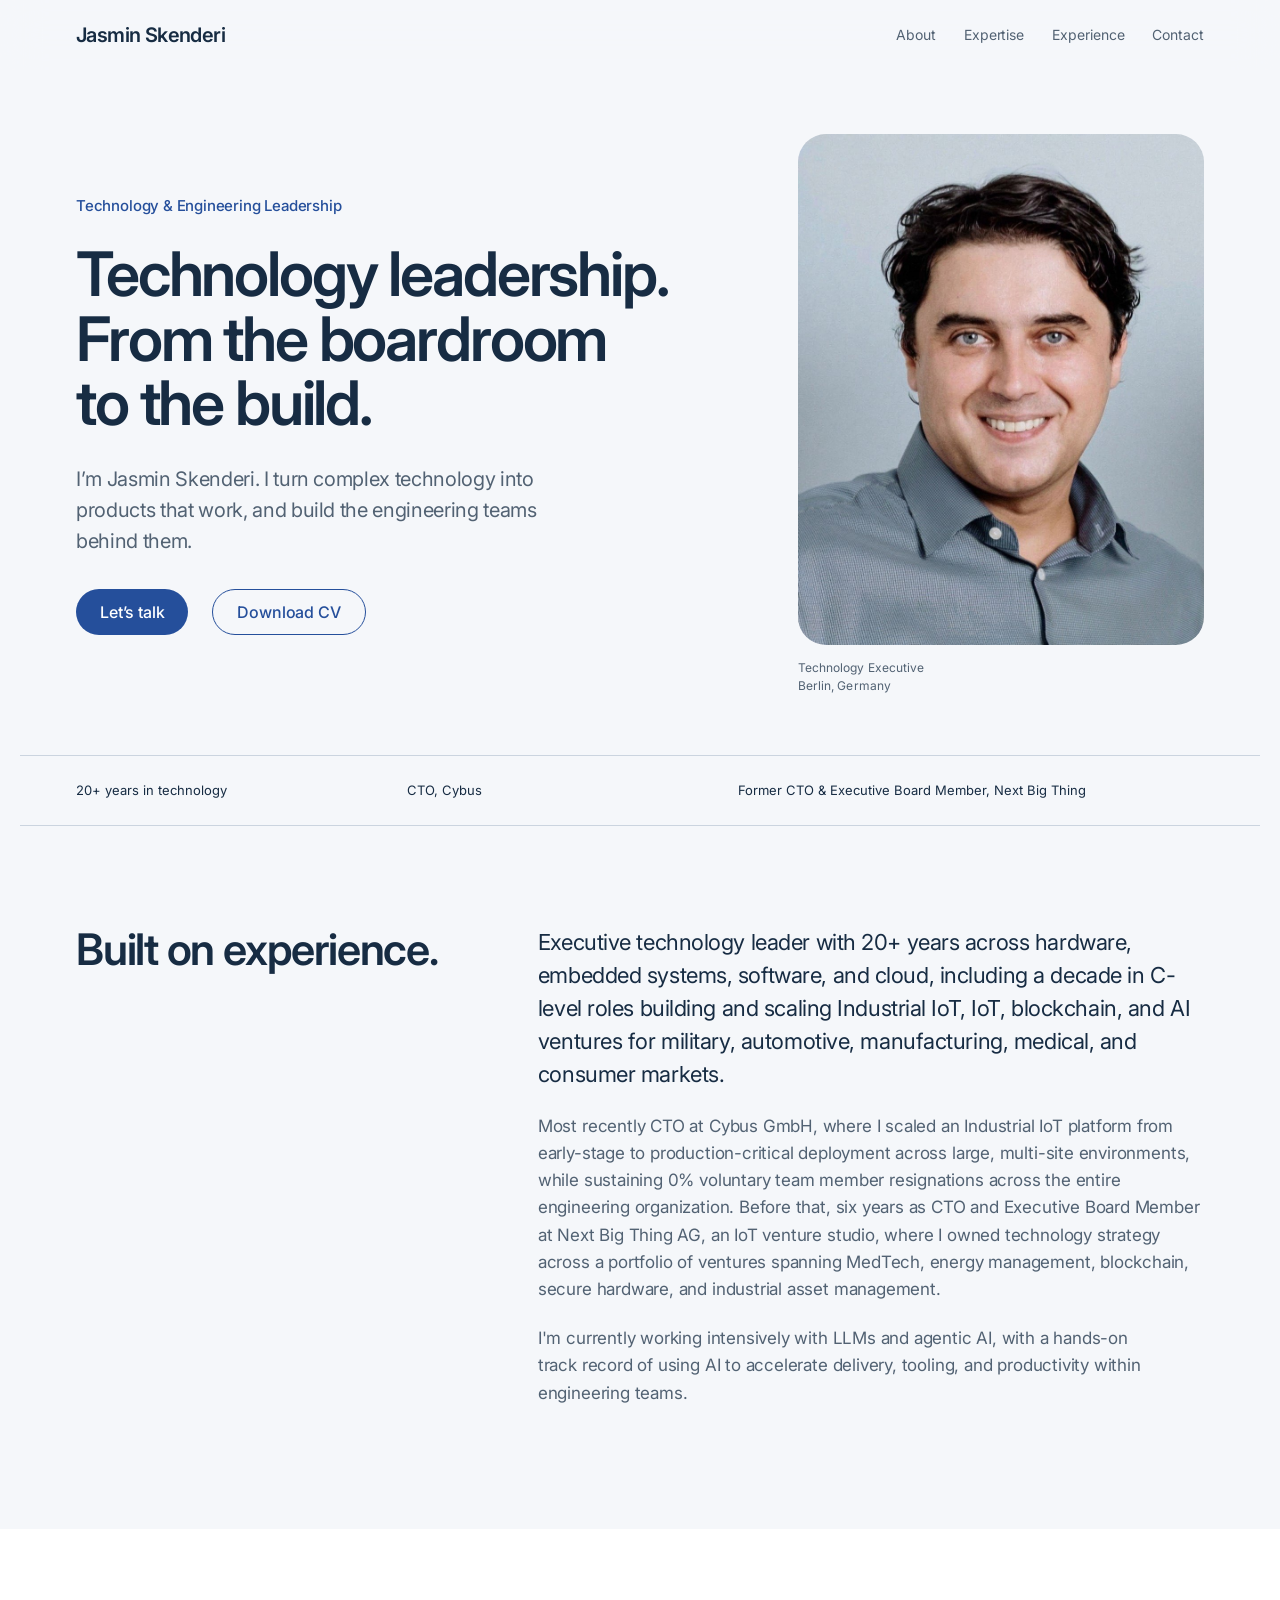
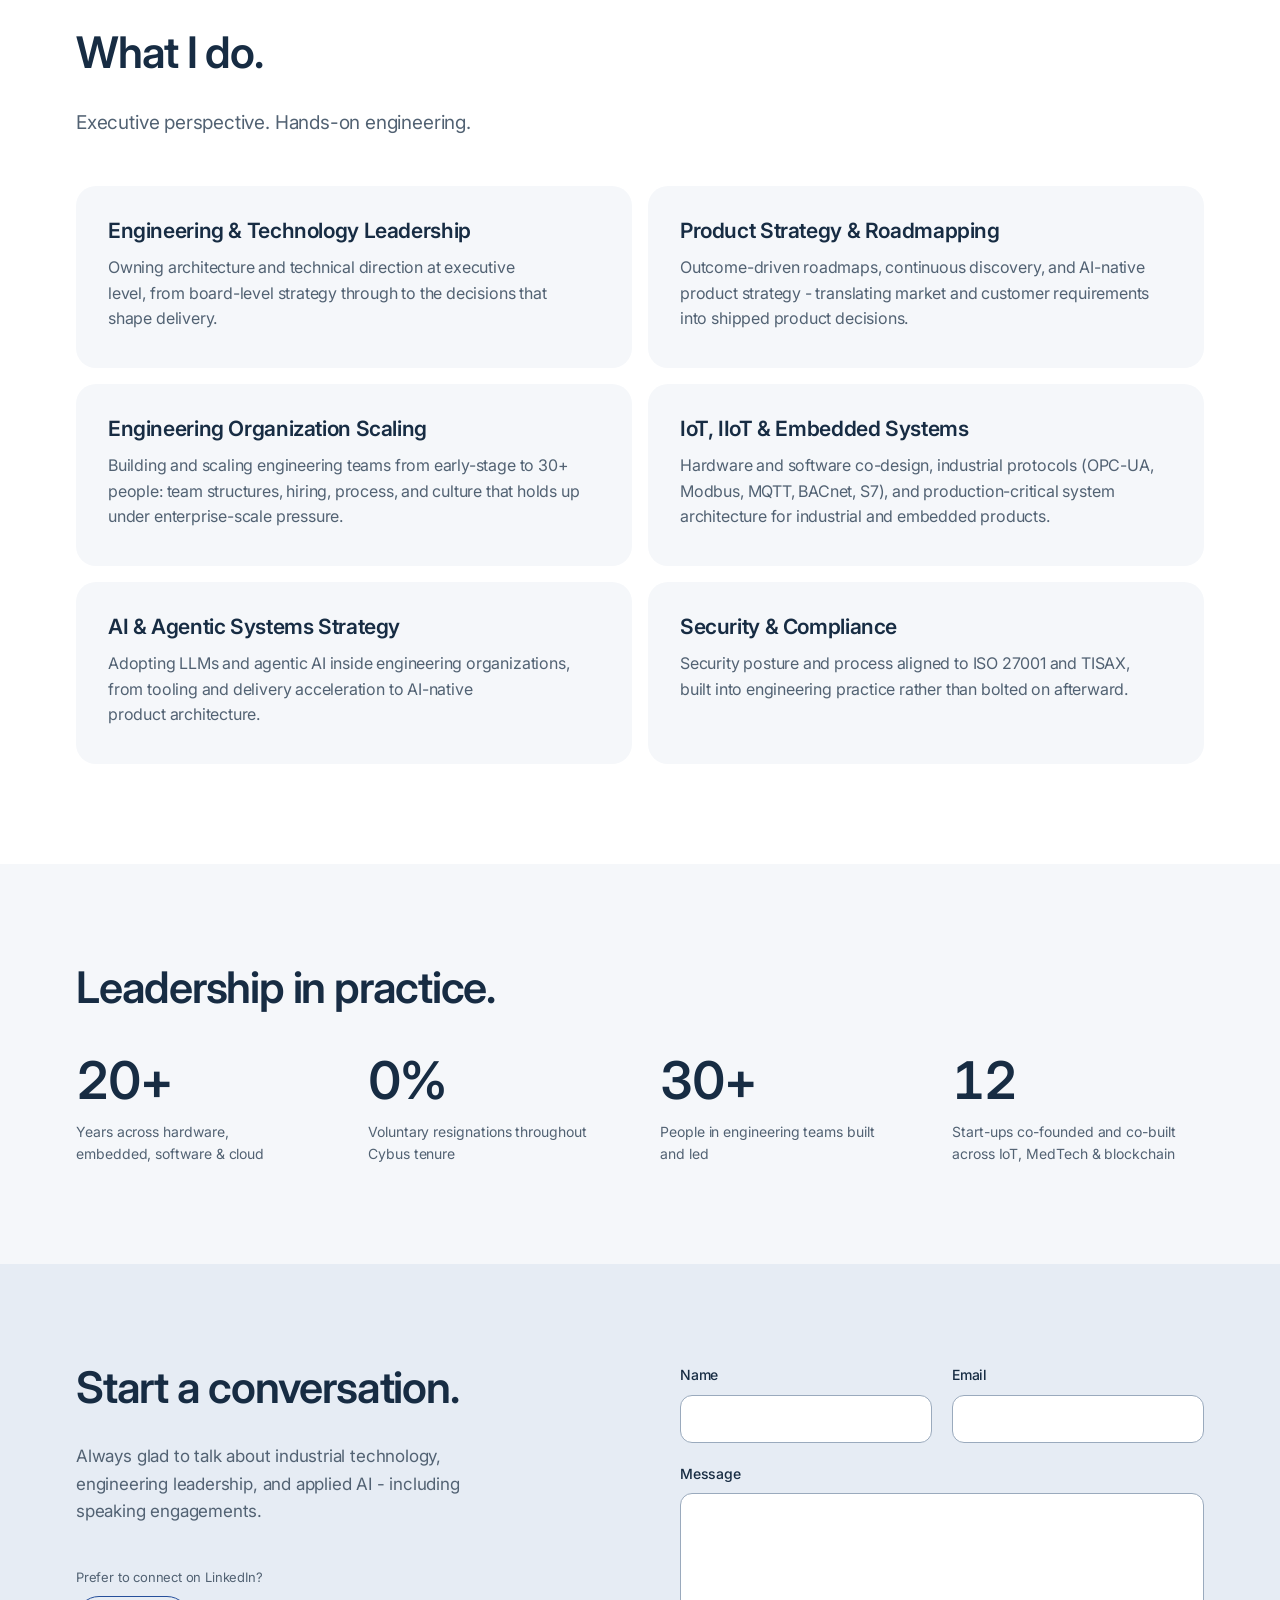
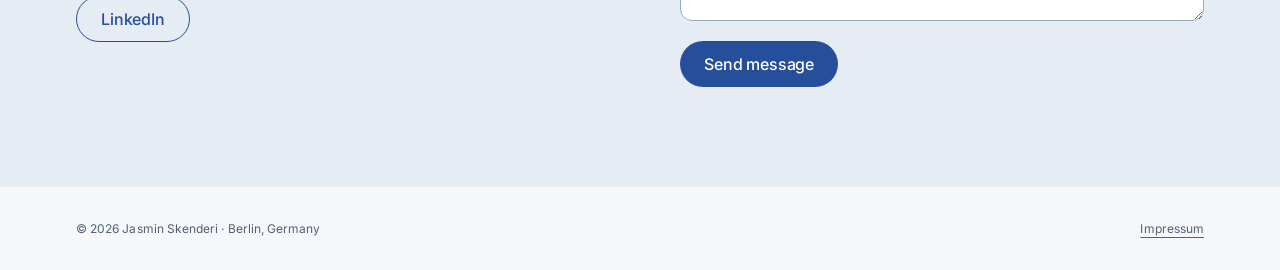
<file: index.html>
<!DOCTYPE html>
<html lang="en">
<head>
<meta charset="UTF-8">
<meta name="viewport" content="width=device-width, initial-scale=1.0">
<meta name="theme-color" content="#f5f7fa" media="(prefers-color-scheme: light)">
<meta name="theme-color" content="#0e1621" media="(prefers-color-scheme: dark)">
<link rel="icon" type="image/svg+xml" href="assets/favicon.svg">
<title>Jasmin Skenderi | Chief Technology Officer</title>
<meta name="description" content="Jasmin Skenderi, technology executive with 20+ years across hardware, embedded systems, software, and cloud. Industrial IoT, connected products, engineering leadership, and AI in engineering organizations.">
<link rel="preconnect" href="https://fonts.googleapis.com">
<link rel="preconnect" href="https://fonts.gstatic.com" crossorigin>
<link href="https://fonts.googleapis.com/css2?family=Inter:opsz,wght@14..32,400..700&display=swap" rel="stylesheet">
<link rel="stylesheet" href="style.css">
</head>
<body>
<a class="skip-link" href="#top">Skip to content</a>

<header class="site-header">
  <div class="wrap header-inner">
    <a href="#top" class="brand">Jasmin Skenderi</a>
    <nav class="nav" aria-label="Main navigation">
      <a href="#about">About</a>
      <a href="#services">Expertise</a>
      <a href="#track-record">Experience</a>
      <a href="#contact">Contact</a>
    </nav>
  </div>
</header>

<main id="top">

  <section class="hero">
    <div class="wrap hero-inner">
      <div class="hero-text">
        <p class="eyebrow">Technology &amp; Engineering Leadership</p>
        <h1>Technology leadership.<br>From the boardroom<br>to the build.</h1>
        <p class="hero-sub">I’m Jasmin Skenderi. I turn complex technology into products that work, and build the engineering teams behind them.</p>
        <div class="cta-row">
          <a class="btn btn-primary" href="#contact">Let’s talk</a>
          <a class="btn btn-secondary" href="assets/Jasmin_Skenderi_CV.pdf" download>Download CV</a>
        </div>
      </div>
      <div class="hero-photo">
        <img src="assets/jasmin.jpg" alt="Jasmin Skenderi" width="431" height="542" fetchpriority="high">
        <p class="portrait-caption">Technology Executive<br>Berlin, Germany</p>
      </div>
    </div>
  </section>

  <div class="experience-strip wrap"><p>20+ years in technology</p><p>CTO, Cybus</p><p>Former CTO &amp; Executive Board Member, Next Big Thing</p></div>

  <section id="about" class="section">
    <div class="wrap">
      <h2>Built on experience.</h2>
      <p class="lede">Executive technology leader with 20+ years across hardware, embedded systems, software, and cloud, including a decade in C-level roles building and scaling Industrial IoT, IoT, blockchain, and AI ventures for military, automotive, manufacturing, medical, and consumer markets.</p>
      <p>Most recently CTO at Cybus GmbH, where I scaled an Industrial IoT platform from early-stage to production-critical deployment across large, multi-site environments, while sustaining 0% voluntary team member resignations across the entire engineering organization. Before that, six years as CTO and Executive Board Member at Next Big Thing AG, an IoT venture studio, where I owned technology strategy across a portfolio of ventures spanning MedTech, energy management, blockchain, secure hardware, and industrial asset management.</p>
      <p>I'm currently working intensively with LLMs and agentic AI, with a hands-on track record of using AI to accelerate delivery, tooling, and productivity within engineering teams.</p>
    </div>
  </section>

  <section id="services" class="section section-alt">
    <div class="wrap">
      <h2>What I do.</h2><p class="section-intro">Executive perspective. Hands-on engineering.</p>
      <div class="cards">
        <div class="card">
          <h3>Engineering &amp; Technology Leadership</h3>
          <p>Owning architecture and technical direction at executive level, from board-level strategy through to the decisions that shape delivery.</p>
        </div>
        <div class="card">
          <h3>Product Strategy &amp; Roadmapping</h3>
          <p>Outcome-driven roadmaps, continuous discovery, and AI-native product strategy - translating market and customer requirements into shipped product decisions.</p>
        </div>
        <div class="card">
          <h3>Engineering Organization Scaling</h3>
          <p>Building and scaling engineering teams from early-stage to 30+ people: team structures, hiring, process, and culture that holds up under enterprise-scale pressure.</p>
        </div>
        <div class="card">
          <h3>IoT, IIoT &amp; Embedded Systems</h3>
          <p>Hardware and software co-design, industrial protocols (OPC-UA, Modbus, MQTT, BACnet, S7), and production-critical system architecture for industrial and embedded products.</p>
        </div>
        <div class="card">
          <h3>AI &amp; Agentic Systems Strategy</h3>
          <p>Adopting LLMs and agentic AI inside engineering organizations, from tooling and delivery acceleration to AI-native product architecture.</p>
        </div>
        <div class="card">
          <h3>Security &amp; Compliance</h3>
          <p>Security posture and process aligned to ISO 27001 and TISAX, built into engineering practice rather than bolted on afterward.</p>
        </div>
      </div>
    </div>
  </section>

  <section id="track-record" class="section">
    <div class="wrap">
      <h2>Leadership in practice.</h2>
      <div class="stats">
        <div class="stat">
          <span class="stat-num">20+</span>
          <span class="stat-label">Years across hardware, embedded, software &amp; cloud</span>
        </div>
        <div class="stat">
          <span class="stat-num">0%</span>
          <span class="stat-label">Voluntary resignations throughout Cybus tenure</span>
        </div>
        <div class="stat">
          <span class="stat-num">30+</span>
          <span class="stat-label">People in engineering teams built and led</span>
        </div>
        <div class="stat">
          <span class="stat-num">12</span>
          <span class="stat-label">Start-ups co-founded and co-built across IoT, MedTech &amp; blockchain</span>
        </div>
      </div>
    </div>
  </section>

  <section id="contact" class="section section-alt">
    <div class="wrap contact-wrap">
      <h2>Start a conversation.</h2>
      <p>Always glad to talk about industrial technology, engineering leadership, and applied AI - including speaking engagements.</p>

      <form class="contact-form" action="https://formsubmit.co/jasmin.skenderi@gmail.com" method="POST">
        <input type="hidden" name="_subject" value="New inquiry from skenderi.me">
        <input type="hidden" name="_template" value="table">
        <input type="hidden" name="_next" value="https://www.skenderi.me/thank-you.html">
        <input type="text" name="_honey" style="display:none" tabindex="-1" autocomplete="off">
        <div class="form-row">
          <label>Name
            <input type="text" name="name" autocomplete="name" required>
          </label>
          <label>Email
            <input type="email" name="email" autocomplete="email" spellcheck="false" required>
          </label>
        </div>
        <label>Message
          <textarea name="message" autocomplete="off" rows="5" required></textarea>
        </label>
        <button type="submit" class="btn btn-primary">Send message</button>
      </form>

      <p class="contact-alt">Prefer to connect on LinkedIn?</p>
      <div class="contact-links">
        <a class="btn btn-secondary" href="https://de.linkedin.com/in/jskenderi" target="_blank" rel="noopener">LinkedIn</a>
      </div>
    </div>
  </section>

</main>

<footer class="site-footer">
  <div class="wrap footer-inner">
    <p>&copy; <span id="year"></span> Jasmin Skenderi &middot; Berlin, Germany</p>
    <a href="impressum.html">Impressum</a>
  </div>
</footer>

<script>
  document.getElementById('year').textContent = new Date().getFullYear();
</script>

</body>
</html>
</file>
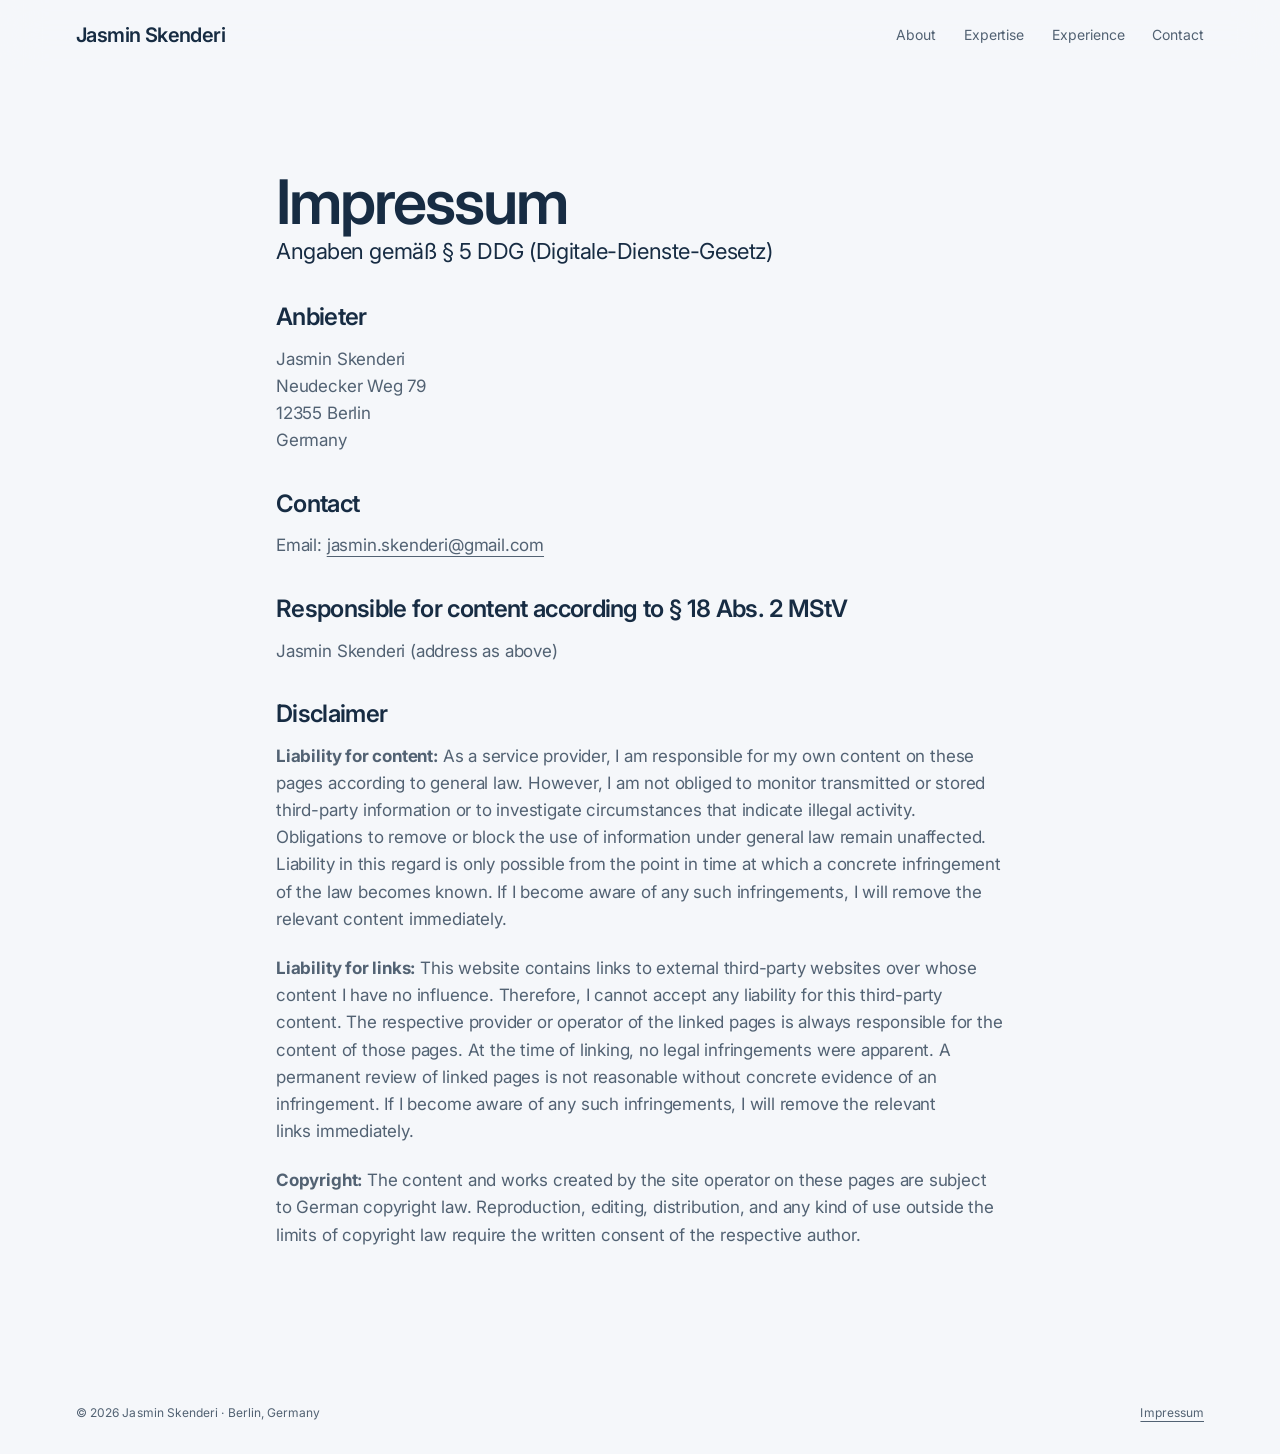
<file: impressum.html>
<!DOCTYPE html>
<html lang="en">
<head>
<meta charset="UTF-8">
<meta name="viewport" content="width=device-width, initial-scale=1.0">
<meta name="theme-color" content="#f5f7fa" media="(prefers-color-scheme: light)">
<meta name="theme-color" content="#0e1621" media="(prefers-color-scheme: dark)">
<link rel="icon" type="image/svg+xml" href="assets/favicon.svg">
<title>Impressum | Jasmin Skenderi</title>
<meta name="robots" content="noindex">
<link rel="preconnect" href="https://fonts.googleapis.com">
<link rel="preconnect" href="https://fonts.gstatic.com" crossorigin>
<link href="https://fonts.googleapis.com/css2?family=Inter:opsz,wght@14..32,400..700&display=swap" rel="stylesheet">
<link rel="stylesheet" href="style.css">
</head>
<body>
<a class="skip-link" href="#main">Skip to content</a>

<header class="site-header">
  <div class="wrap header-inner">
    <a href="index.html" class="brand">Jasmin Skenderi</a>
    <nav class="nav" aria-label="Main navigation">
      <a href="index.html#about">About</a>
      <a href="index.html#services">Expertise</a>
      <a href="index.html#track-record">Experience</a>
      <a href="index.html#contact">Contact</a>
    </nav>
  </div>
</header>

<main id="main">
  <section class="section">
    <div class="wrap legal-wrap">
      <h1>Impressum</h1>
      <p class="lede">Angaben gem&auml;&szlig; &sect; 5 DDG (Digitale-Dienste-Gesetz)</p>

      <h2>Anbieter</h2>
      <p>
        Jasmin Skenderi<br>
        Neudecker Weg 79<br>
        12355 Berlin<br>
        Germany
      </p>

      <h2>Contact</h2>
      <p>
        Email: <a href="mailto:jasmin.skenderi@gmail.com">jasmin.skenderi@gmail.com</a>
      </p>

      <h2>Responsible for content according to &sect; 18 Abs. 2 MStV</h2>
      <p>Jasmin Skenderi (address as above)</p>

      <h2>Disclaimer</h2>
      <p><strong>Liability for content:</strong> As a service provider, I am responsible for my own content on these pages according to general law. However, I am not obliged to monitor transmitted or stored third-party information or to investigate circumstances that indicate illegal activity. Obligations to remove or block the use of information under general law remain unaffected. Liability in this regard is only possible from the point in time at which a concrete infringement of the law becomes known. If I become aware of any such infringements, I will remove the relevant content immediately.</p>
      <p><strong>Liability for links:</strong> This website contains links to external third-party websites over whose content I have no influence. Therefore, I cannot accept any liability for this third-party content. The respective provider or operator of the linked pages is always responsible for the content of those pages. At the time of linking, no legal infringements were apparent. A permanent review of linked pages is not reasonable without concrete evidence of an infringement. If I become aware of any such infringements, I will remove the relevant links immediately.</p>
      <p><strong>Copyright:</strong> The content and works created by the site operator on these pages are subject to German copyright law. Reproduction, editing, distribution, and any kind of use outside the limits of copyright law require the written consent of the respective author.</p>
    </div>
  </section>
</main>

<footer class="site-footer">
  <div class="wrap footer-inner">
    <p>&copy; <span id="year"></span> Jasmin Skenderi &middot; Berlin, Germany</p>
    <a href="impressum.html">Impressum</a>
  </div>
</footer>

<script>
  document.getElementById('year').textContent = new Date().getFullYear();
</script>

</body>
</html>
</file>
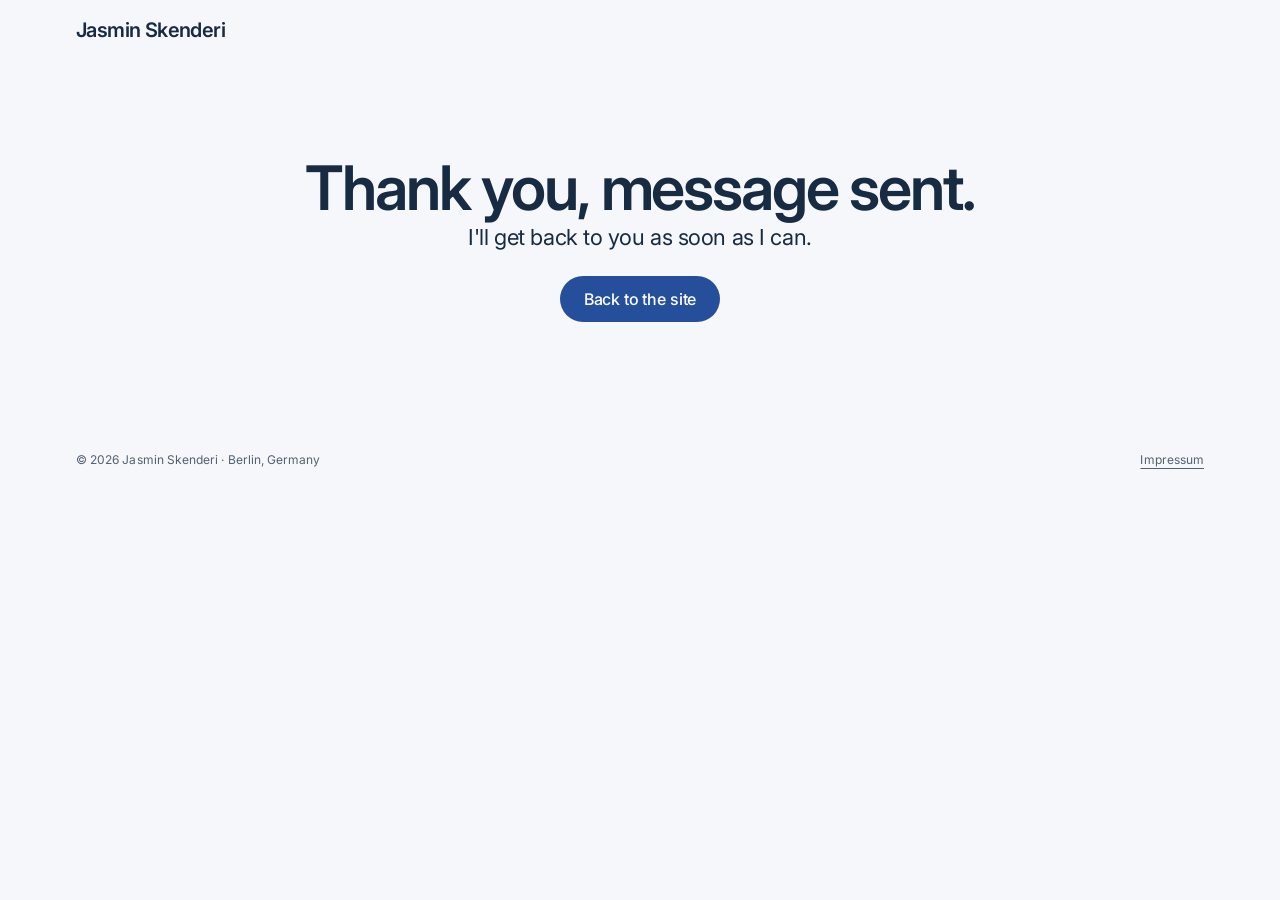
<file: thank-you.html>
<!DOCTYPE html>
<html lang="en">
<head>
<meta charset="UTF-8">
<meta name="viewport" content="width=device-width, initial-scale=1.0">
<meta name="theme-color" content="#f5f7fa" media="(prefers-color-scheme: light)">
<meta name="theme-color" content="#0e1621" media="(prefers-color-scheme: dark)">
<link rel="icon" type="image/svg+xml" href="assets/favicon.svg">
<title>Message Sent | Jasmin Skenderi</title>
<meta name="robots" content="noindex">
<link rel="preconnect" href="https://fonts.googleapis.com">
<link rel="preconnect" href="https://fonts.gstatic.com" crossorigin>
<link href="https://fonts.googleapis.com/css2?family=Inter:opsz,wght@14..32,400..700&display=swap" rel="stylesheet">
<link rel="stylesheet" href="style.css">
</head>
<body>
<a class="skip-link" href="#main">Skip to content</a>

<header class="site-header">
  <div class="wrap header-inner">
    <a href="index.html" class="brand">Jasmin Skenderi</a>
  </div>
</header>

<main id="main">
  <section class="section" style="text-align:center; padding: 96px 0;">
    <div class="wrap">
      <h1>Thank you, message sent.</h1>
      <p class="lede">I'll get back to you as soon as I can.</p>
      <a class="btn btn-primary" href="index.html">Back to the site</a>
    </div>
  </section>
</main>

<footer class="site-footer">
  <div class="wrap footer-inner">
    <p>&copy; <span id="year"></span> Jasmin Skenderi &middot; Berlin, Germany</p>
    <a href="impressum.html">Impressum</a>
  </div>
</footer>

<script>
  document.getElementById('year').textContent = new Date().getFullYear();
</script>

</body>
</html>
</file>
<file: style.css>
/* Apple-style refinement of the original design: system type with size-specific tracking,
   a translucent header, press feedback, and colors that adapt to light and dark. */
:root {
  --ink: #172c43;
  --muted: #526273;
  --blue: #254f9b;
  --blue-hover: #1b3f80;
  --paper: #f5f7fa;
  --surface: #ffffff;
  --tile: #f5f7fa;
  --contact: #e6ecf4;
  --line: #cbd4df;
  --field-border: #9aaabd;
  --on-blue: #ffffff;
  --sans: -apple-system, BlinkMacSystemFont, 'SF Pro Text', 'Inter', system-ui, sans-serif;
  --display: -apple-system, BlinkMacSystemFont, 'SF Pro Display', 'Inter', system-ui, sans-serif;
  --radius-lg: 28px;
  --radius-md: 20px;
  --radius-sm: 12px;
  color-scheme: light dark;
}

@media (prefers-color-scheme: dark) {
  :root {
    --ink: #e8eef5;
    --muted: #9fb0c3;
    --blue: #7ea8f2;
    --blue-hover: #a3c1f7;
    --paper: #0e1621;
    --surface: #141e2b;
    --tile: #1b2736;
    --contact: #172333;
    --line: #2b3a4c;
    --field-border: #3d4f65;
    --on-blue: #0e1621;
  }
}

* { box-sizing: border-box; }
html { font-size: 100%; scroll-behavior: smooth; scroll-padding-top: 5rem; }
body {
  margin: 0;
  background: var(--paper);
  color: var(--ink);
  font-family: var(--sans);
  font-size: 1.0625rem;
  line-height: 1.6;
  letter-spacing: -0.011em;
  font-optical-sizing: auto;
  -webkit-font-smoothing: antialiased;
  -webkit-tap-highlight-color: transparent;
}
img { max-width: 100%; display: block; }
a { color: inherit; text-underline-offset: 0.3em; }
a:hover { color: var(--blue); }
button, a, input, textarea { touch-action: manipulation; }
:focus-visible { outline: 3px solid var(--blue); outline-offset: 4px; border-radius: 4px; }

.wrap { width: min(1240px, 100%); margin-inline: auto; padding-inline: 3.5rem; }
.skip-link { position: absolute; left: 1rem; top: -100px; padding: 0.75rem 1rem; background: var(--surface); border-radius: var(--radius-sm); z-index: 100; }
.skip-link:focus { top: 0.75rem; }

/* Tracking tightens as type grows; leading tightens with it. */
h1, h2, h3 { font-family: var(--display); margin: 0; font-weight: 600; text-wrap: balance; }
h1 { font-size: clamp(2.6rem, 4.8vw, 4.25rem); line-height: 1.05; letter-spacing: -0.035em; }
h2 { font-size: clamp(2rem, 3.4vw, 2.875rem); line-height: 1.08; letter-spacing: -0.028em; }
h3 { font-size: 1.3125rem; line-height: 1.2; letter-spacing: -0.018em; }
p { margin: 0 0 1.375rem; color: var(--muted); text-wrap: pretty; }

/* Translucent header: content scrolls underneath. */
.site-header {
  position: sticky;
  top: 0;
  z-index: 50;
  padding: 0.875rem 0;
  background: color-mix(in srgb, var(--paper) 72%, transparent);
  -webkit-backdrop-filter: blur(20px) saturate(180%);
  backdrop-filter: blur(20px) saturate(180%);
}
/* Scroll edge: a soft fade instead of a hard divider, shown only once content runs underneath. */
.site-header::after {
  content: '';
  position: absolute;
  inset: 100% 0 auto;
  height: 14px;
  background: linear-gradient(to bottom, color-mix(in srgb, var(--ink) 7%, transparent), transparent);
  opacity: 0;
  pointer-events: none;
}
@supports (animation-timeline: scroll()) {
  .site-header::after { animation: edge linear both; animation-timeline: scroll(); animation-range: 0 48px; }
}
@keyframes edge { to { opacity: 1; } }

.header-inner { display: flex; justify-content: space-between; align-items: center; gap: 1.5rem; }
.brand { font-family: var(--display); font-size: 1.25rem; font-weight: 600; letter-spacing: -0.03em; text-decoration: none; }
.nav { display: flex; gap: 1.75rem; align-items: center; }
.nav a { text-decoration: none; font-size: 0.875rem; letter-spacing: -0.005em; padding: 0.625rem 0; color: var(--muted); transition: color 200ms ease; }
.nav a:hover { color: var(--ink); }

.hero { padding: 4rem 0 3.75rem; }
.hero-inner { display: grid; grid-template-columns: 1.65fr 1fr; gap: 3.25rem; align-items: center; }
.eyebrow { font-size: 0.9375rem; font-weight: 500; color: var(--blue); margin-bottom: 1.5rem; }
.hero-sub { max-width: 30rem; font-size: 1.25rem; line-height: 1.55; letter-spacing: -0.017em; margin-top: 1.75rem; }
.hero-photo { margin: 0; }
.hero-photo img { width: 100%; height: auto; border-radius: var(--radius-lg); }
.portrait-caption { font-size: 0.75rem; line-height: 1.5; letter-spacing: 0.005em; margin: 0.875rem 0 0; color: var(--muted); }
.cta-row { display: flex; align-items: center; flex-wrap: wrap; gap: 1.5rem; margin-top: 2rem; }

/* Pill buttons; feedback lands on press, not release. */
.btn {
  display: inline-flex;
  align-items: center;
  justify-content: center;
  min-height: 2.875rem;
  padding: 0.75rem 1.5rem;
  font: 500 1rem var(--sans);
  letter-spacing: -0.01em;
  text-decoration: none;
  border-radius: 980px;
  cursor: pointer;
  transition: background-color 200ms ease, color 200ms ease, transform 100ms ease-out;
}
.btn:active { transform: scale(0.97); }
.btn-primary { background: var(--blue); color: var(--on-blue); border: 0; }
.btn-primary:hover { background: var(--blue-hover); color: var(--on-blue); }
.btn-secondary { color: var(--blue); border: 1px solid var(--blue); background: transparent; }
.btn-secondary:hover { background: color-mix(in srgb, var(--blue) 8%, transparent); color: var(--blue); }

.experience-strip { display: flex; gap: 2.5rem; padding-block: 1.5rem; border-top: 1px solid var(--line); border-bottom: 1px solid var(--line); }
.experience-strip p { font-size: 0.8125rem; letter-spacing: 0; margin: 0; flex: 1; color: var(--ink); }
.experience-strip p:last-child { flex: 1.6; }

.section { padding: 6.25rem 0; }
.section h2 { margin-bottom: 2rem; }
.section-alt { background: var(--surface); }

#about > .wrap { display: grid; grid-template-columns: 1fr 1.7fr; column-gap: 4.375rem; }
#about h2 { grid-row: 1 / 4; }
#about p { max-width: 43rem; }
.lede { font-size: 1.375rem; line-height: 1.5; letter-spacing: -0.02em; color: var(--ink); }
.section-intro { max-width: 32rem; margin-bottom: 3rem; font-size: 1.1875rem; }

/* Expertise as quiet grouped tiles, one radius for the group. */
.cards { display: grid; grid-template-columns: 1fr 1fr; gap: 1rem; }
.card { padding: 2rem 2rem 2.25rem; background: var(--tile); border-radius: var(--radius-md); }
.card h3 { margin-bottom: 0.75rem; }
.card p { margin: 0; font-size: 1rem; max-width: 30rem; }

.stats { display: grid; grid-template-columns: repeat(4, 1fr); gap: 2.5rem; margin-top: 2.75rem; }
.stat-num { display: block; font-family: var(--display); font-size: 3.25rem; font-weight: 600; line-height: 1; letter-spacing: -0.04em; font-variant-numeric: tabular-nums; margin-bottom: 0.875rem; color: var(--ink); }
.stat-label { display: block; font-size: 0.875rem; line-height: 1.55; letter-spacing: -0.005em; color: var(--muted); max-width: 14rem; }

#contact { background: var(--contact); }
.contact-wrap { display: grid; grid-template-columns: 1fr 1fr; gap: 0 5rem; }
.contact-wrap > h2 { grid-column: 1; grid-row: 1; }
.contact-wrap > p:not(.contact-alt) { grid-column: 1; grid-row: 2; max-width: 26rem; }
.contact-form { grid-column: 2; grid-row: 1 / 6; display: flex; flex-direction: column; gap: 1.25rem; }
.form-row { display: grid; grid-template-columns: 1fr 1fr; gap: 1.25rem; }
.contact-form label { display: flex; flex-direction: column; gap: 0.5rem; font-size: 0.875rem; font-weight: 500; }
.contact-form input, .contact-form textarea {
  width: 100%;
  min-width: 0;
  background: var(--surface);
  border: 1px solid var(--field-border);
  border-radius: var(--radius-sm);
  padding: 0.8125rem 1rem;
  font: 1rem var(--sans);
  letter-spacing: -0.01em;
  color: var(--ink);
  resize: vertical;
  transition: border-color 150ms ease, box-shadow 150ms ease;
}
.contact-form input:focus-visible, .contact-form textarea:focus-visible {
  outline: none;
  border-color: var(--blue);
  box-shadow: 0 0 0 4px color-mix(in srgb, var(--blue) 25%, transparent);
}
.contact-form button { align-self: flex-start; }
.contact-alt { grid-column: 1; margin: 1.25rem 0 0.5rem; font-size: 0.8125rem; }
.contact-links { grid-column: 1; display: flex; flex-direction: column; align-items: flex-start; }

.site-footer { padding: 2rem 0; }
.footer-inner { display: flex; justify-content: space-between; gap: 1.25rem; align-items: center; }
.site-footer p, .site-footer a { font-size: 0.75rem; letter-spacing: 0.005em; margin: 0; color: var(--muted); }

.legal-wrap { max-width: 52.5rem; }
.legal-wrap h2 { font-size: 1.5rem; margin-top: 2.25rem; margin-bottom: 1rem; }
.legal-wrap p { overflow-wrap: anywhere; }

@media (min-width: 1500px) { .hero { padding-top: 5.5rem; padding-bottom: 5rem; } }

@media (max-width: 900px) {
  .wrap { padding-inline: 2rem; }
  .hero-inner { gap: 1.875rem; grid-template-columns: 1.4fr 1fr; }
  .hero-sub { font-size: 1.0625rem; }
  .nav { gap: 1.25rem; }
  #about > .wrap { column-gap: 2.25rem; }
  .contact-wrap { column-gap: 2.5rem; }
  .stats { gap: 1.5rem; }
}

@media (max-width: 640px) {
  .wrap { padding-inline: 1.25rem; }
  .site-header { position: static; padding: 1.25rem 0; background: var(--paper); -webkit-backdrop-filter: none; backdrop-filter: none; }
  .site-header::after { display: none; }
  .header-inner { align-items: flex-start; flex-direction: column; gap: 0.5rem; }
  .nav { gap: 1.375rem; flex-wrap: wrap; }
  .nav a { font-size: 0.875rem; }
  .hero { padding: 1.5rem 0 2.25rem; }
  .hero-inner { grid-template-columns: 1fr; gap: 2.25rem; }
  .eyebrow { font-size: 0.8125rem; margin-bottom: 1.25rem; }
  .hero-sub { font-size: 1.125rem; }
  .hero-photo { max-width: 19.5rem; width: 85%; justify-self: end; }
  .hero-photo img { border-radius: var(--radius-md); }
  .experience-strip { gap: 1rem; flex-direction: column; padding-block: 1.375rem; }
  .section { padding: 4rem 0; }
  #about > .wrap { display: block; }
  .lede { font-size: 1.25rem; }
  .cards { grid-template-columns: 1fr; gap: 0.75rem; }
  .card { padding: 1.5rem; }
  .stats { grid-template-columns: 1fr 1fr; gap: 1.875rem 1.5rem; }
  .stat-num { font-size: 2.5rem; }
  .contact-wrap { display: flex; flex-direction: column; }
  .contact-form { margin-top: 1.5rem; order: 2; }
  .contact-alt { margin-top: 1rem; }
  .contact-links { margin-bottom: 0.75rem; }
  .form-row { grid-template-columns: 1fr; }
  .footer-inner { align-items: flex-start; flex-direction: column; gap: 0.75rem; }
}

@media (prefers-reduced-motion: reduce) {
  html { scroll-behavior: auto; }
  .btn:active { transform: none; }
}

/* Frostier, solid chrome when the user asks for less transparency. */
@media (prefers-reduced-transparency: reduce) {
  .site-header { background: var(--paper); -webkit-backdrop-filter: none; backdrop-filter: none; border-bottom: 1px solid var(--line); }
  .site-header::after { display: none; }
}

@media (prefers-contrast: more) {
  :root { --muted: var(--ink); --line: var(--ink); --field-border: var(--ink); }
  .card { border: 1px solid var(--ink); }
  .site-header { background: var(--paper); -webkit-backdrop-filter: none; backdrop-filter: none; border-bottom: 1px solid var(--ink); }
}
</file>
